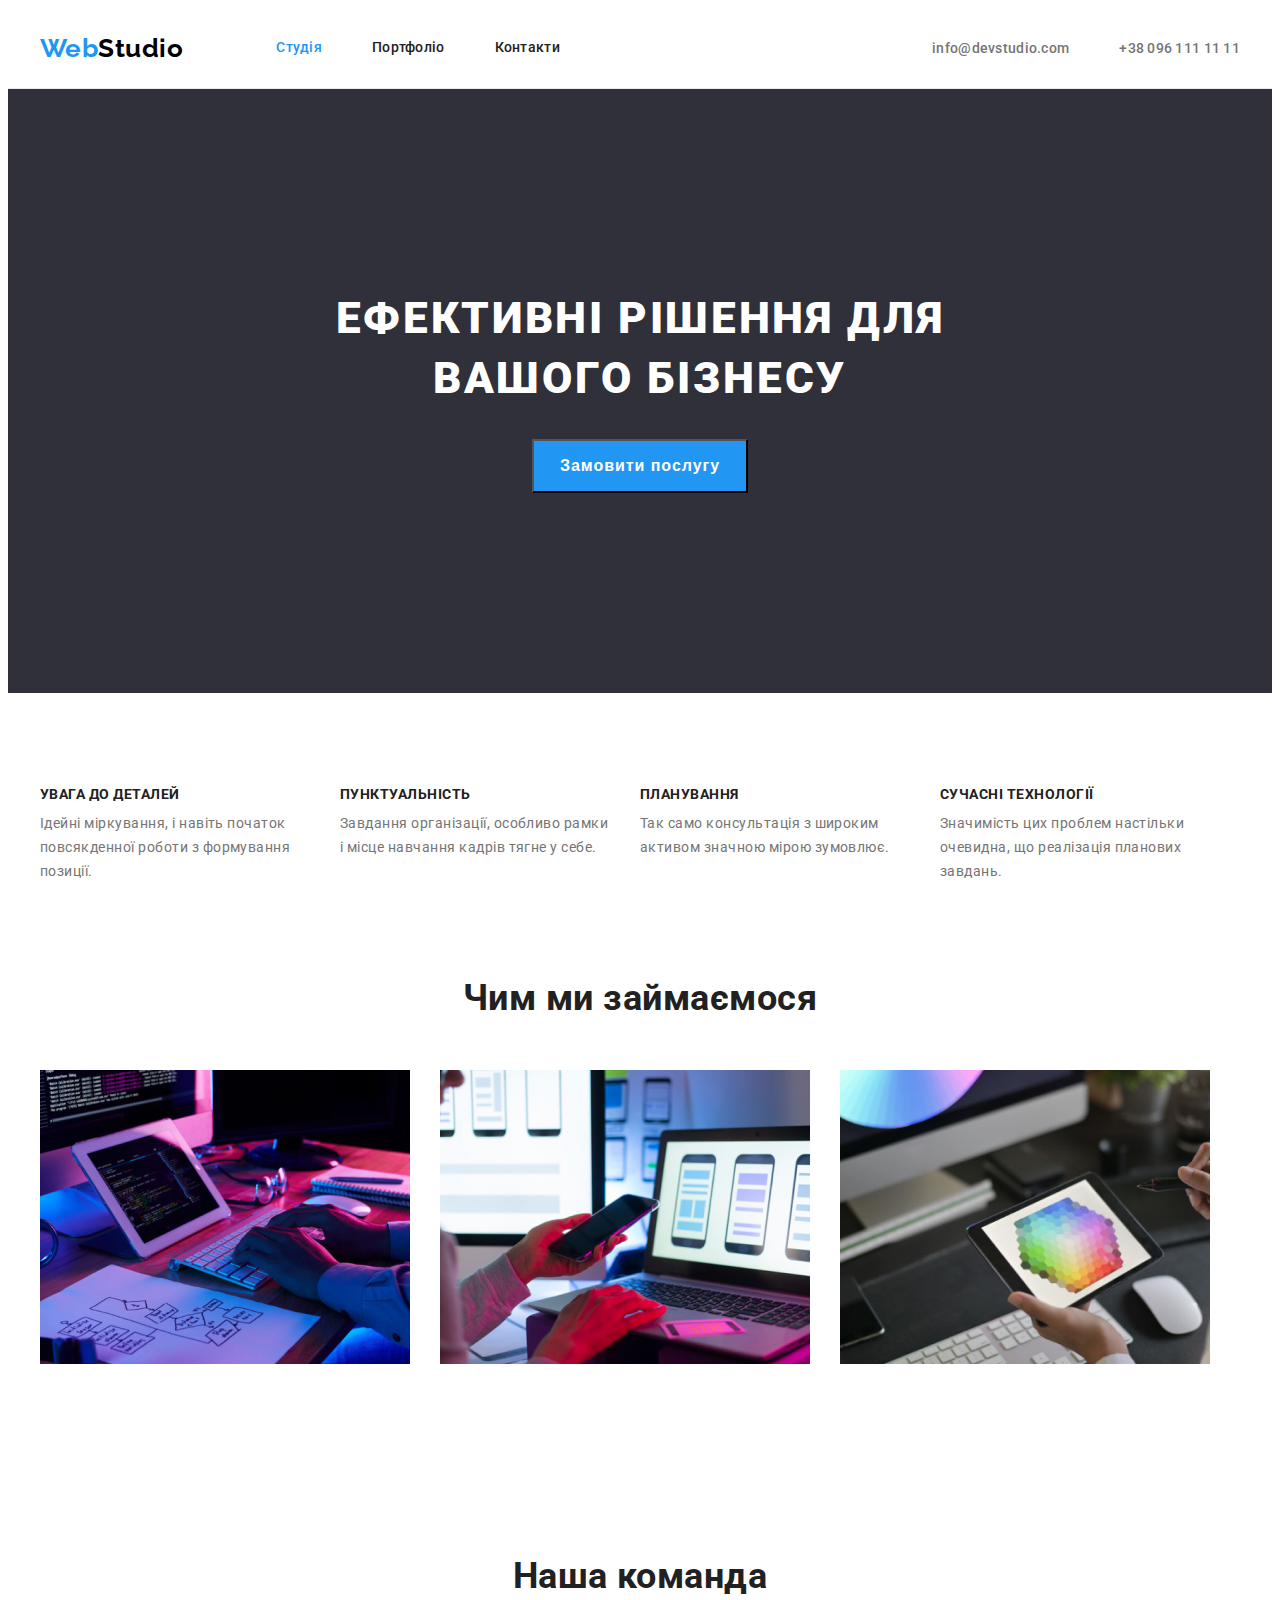
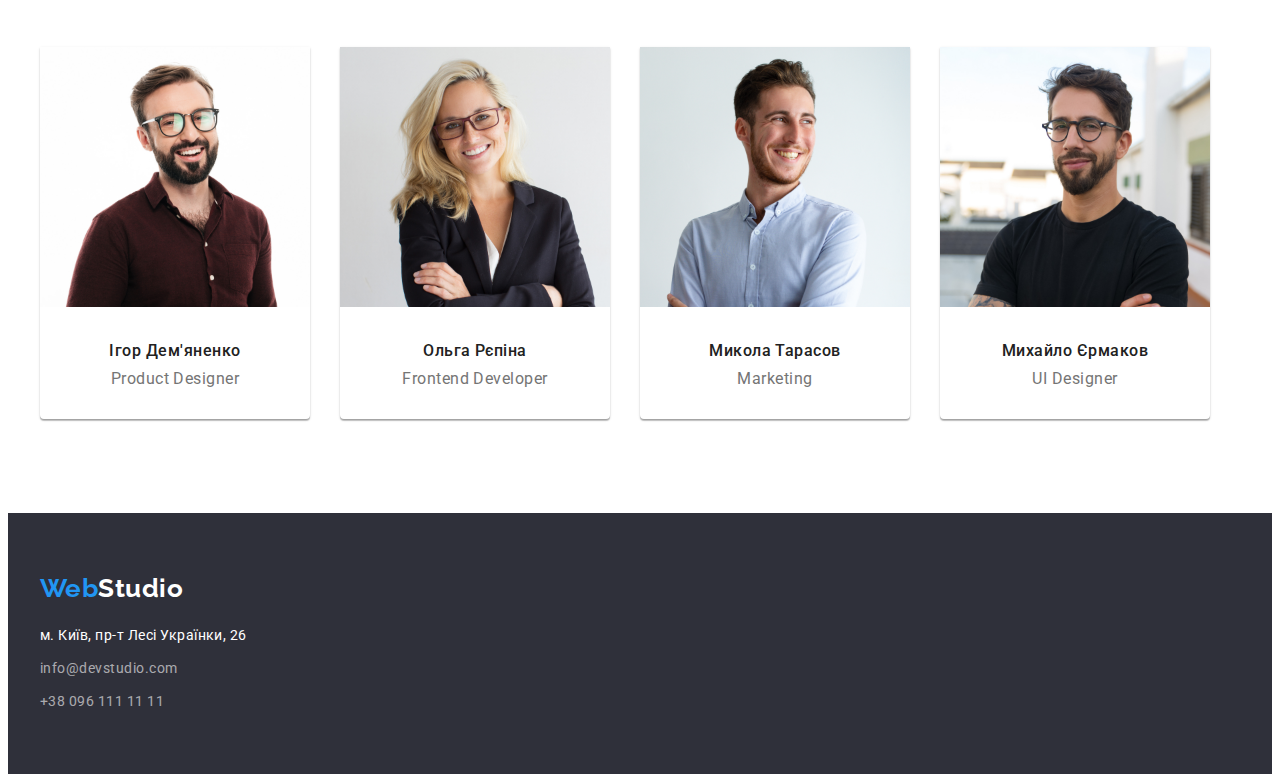
<file: index.html>
<!DOCTYPE html>
<html lang="uk">
  <head>
    <meta charset="UTF-8" />
    <meta http-equiv="X-UA-Compatible" content="IE=edge" />
    <meta name="viewport" content="width=device-width, initial-scale=1.0" />
    <title>Document</title>
    <link
      href="https://fonts.googleapis.com/css2?family=Raleway:wght@700&family=Roboto:wght@400;500;700;900&display=swap"
      rel="stylesheet"
    />
    <link
      rel="stylesheet"
      href="https://cdnjs.cloudflare.com/ajax/libs/modern-normalize/1.1.0/modern-normalize.min.css"
      integrity="sha512-wpPYUAdjBVSE4KJnH1VR1HeZfpl1ub8YT/NKx4PuQ5NmX2tKuGu6U/JRp5y+Y8XG2tV+wKQpNHVUX03MfMFn9Q=="
      crossorigin="anonymous"
      referrerpolicy="no-referrer"
    />
    <link rel="stylesheet" href="./css/styles.css" />
  </head>
  <body>
    <!--Шапка сайта-->
    <header class="page-header">
      <div class="container main-nav">
        <nav class="head-nav">
          <a href="./index.html" class="logo"
            >Web<span class="log">Studio</span></a
          >
          <ul class="site-nav">
            <li class="item">
              <a href="./index.html" class="link curret">Студія</a>
            </li>
            <li class="item">
              <a href="./portfolio.html" class="link">Портфоліо</a>
            </li>
            <li class="item"><a href="" class="link">Контакти</a></li>
          </ul>
        </nav>
        <ul class="auth-nav">
          <li class="item">
            <a href="tel:info@devstudio.com" class="button-primary">
              info@devstudio.com</a
            >
          </li>
          <li class="item">
            <a href="mailto:+380961111111" class="button-secondary">
              +38 096 111 11 11</a
            >
          </li>
        </ul>
      </div>
    </header>
    <main>
      <!--Эффектив-->
      <section class="hero">
        <div class="container">
          <h1 class="hero-title">Ефективні рішення для вашого бізнесу</h1>
          <button type="button" class="button-premium">Замовити послугу</button>
        </div>
      </section>
      <!--Особенности-->
      <section class="section-first">
        <div class="container">
          <!--<h2 class="section-title">Особенности</h2>-->

          <ul class="feature-list">
            <li class="feature-item">
              <h3 class="title">Увага до деталей</h3>
              <p class="feature-text">
                Ідейні міркування, і навіть початок повсякденної роботи з
                формування позиції.
              </p>
            </li>
            <li class="feature-item">
              <h3 class="title">Пунктуальність</h3>
              <p class="feature-text">
                Завдання організації, особливо рамки і місце навчання кадрів
                тягне у себе.
              </p>
            </li>
            <li class="feature-item">
              <h3 class="title">Планування</h3>
              <p class="feature-text">
                Так само консультація з широким активом значною мірою зумовлює.
              </p>
            </li>
            <li class="feature-item">
              <h3 class="title">Сучасні технології</h3>
              <p class="feature-text">
                Значимість цих проблем настільки очевидна, що реалізація
                планових завдань.
              </p>
            </li>
          </ul>
        </div>
      </section>
      <!--Чем мы занимаемся-->
      <section class="section-comand">
        <div class="container">
          <h2 class="work-comand">Чим ми займаємося</h2>
          <ul class="work-list">
            <li class="items">
              <img src="./images/imgd.jpg" alt="печатает" width="370" />
            </li>
            <li class="items">
              <img src="./images/imge.jpg" alt="сканирует" width="370" />
            </li>
            <li class="items">
              <img src="./images/imgf.jpg" alt="выбирает" width="370" />
            </li>
          </ul>
        </div>
      </section>
      <!--Команда-->
      <section class="work">
        <div class="container">
          <h2 class="work-comand">Наша команда</h2>
          <ul class="work-list">
            <li class="item">
              <img src="./images/imgs.jpg" alt="первый" width="270" />
              <div class="work-div">
                <h3 class="title">Ігор Дем'яненко</h3>
                <p class="work-text">Product Designer</p>
              </div>
            </li>
            <li class="item">
              <img src="./images/imga.jpg" alt="второй" width="270" />
              <div class="work-div">
                <h3 class="title">Ольга Рєпіна</h3>
                <p class="work-text">Frontend Developer</p>
              </div>
            </li>
            <li class="item">
              <img src="./images/imgb.jpg" alt="третий" width="270" />
              <div class="work-div">
                <h3 class="title">Микола Тарасов</h3>
                <p class="work-text">Marketing</p>
              </div>
            </li>
            <li class="item">
              <img src="./images/imgc.jpg" alt="четвертый" width="270" />
              <div class="work-div">
                <h3 class="title">Михайло Єрмаков</h3>
                <p class="work-text">UI Designer</p>
              </div>
            </li>
          </ul>
        </div>
      </section>
    </main>
    <!--Футер-->
    <footer class="footer-fons">
      <div class="container">
        <a href="./index.html" class="logo"
          >Web<span class="logos">Studio</span></a
        >
        <address>
          <ul class="adress-list">
            <li class="adress-item">
              <a
                href=""
                target="_blank"
                rel="noopener noreferrer"
                class="adress-map"
              >
                м. Київ, пр-т Лесі Українки, 26
              </a>
            </li>
            <li class="adress-item">
              <a href="tel:info@devstudio.com" class="adress"
                >info@devstudio.com</a
              >
            </li>
            <li class="adress-item">
              <a href="mailto:+380961111111" class="adress"
                >+38 096 111 11 11</a
              >
            </li>
          </ul>
        </address>
      </div>
    </footer>
  </body>
</html>
</file>
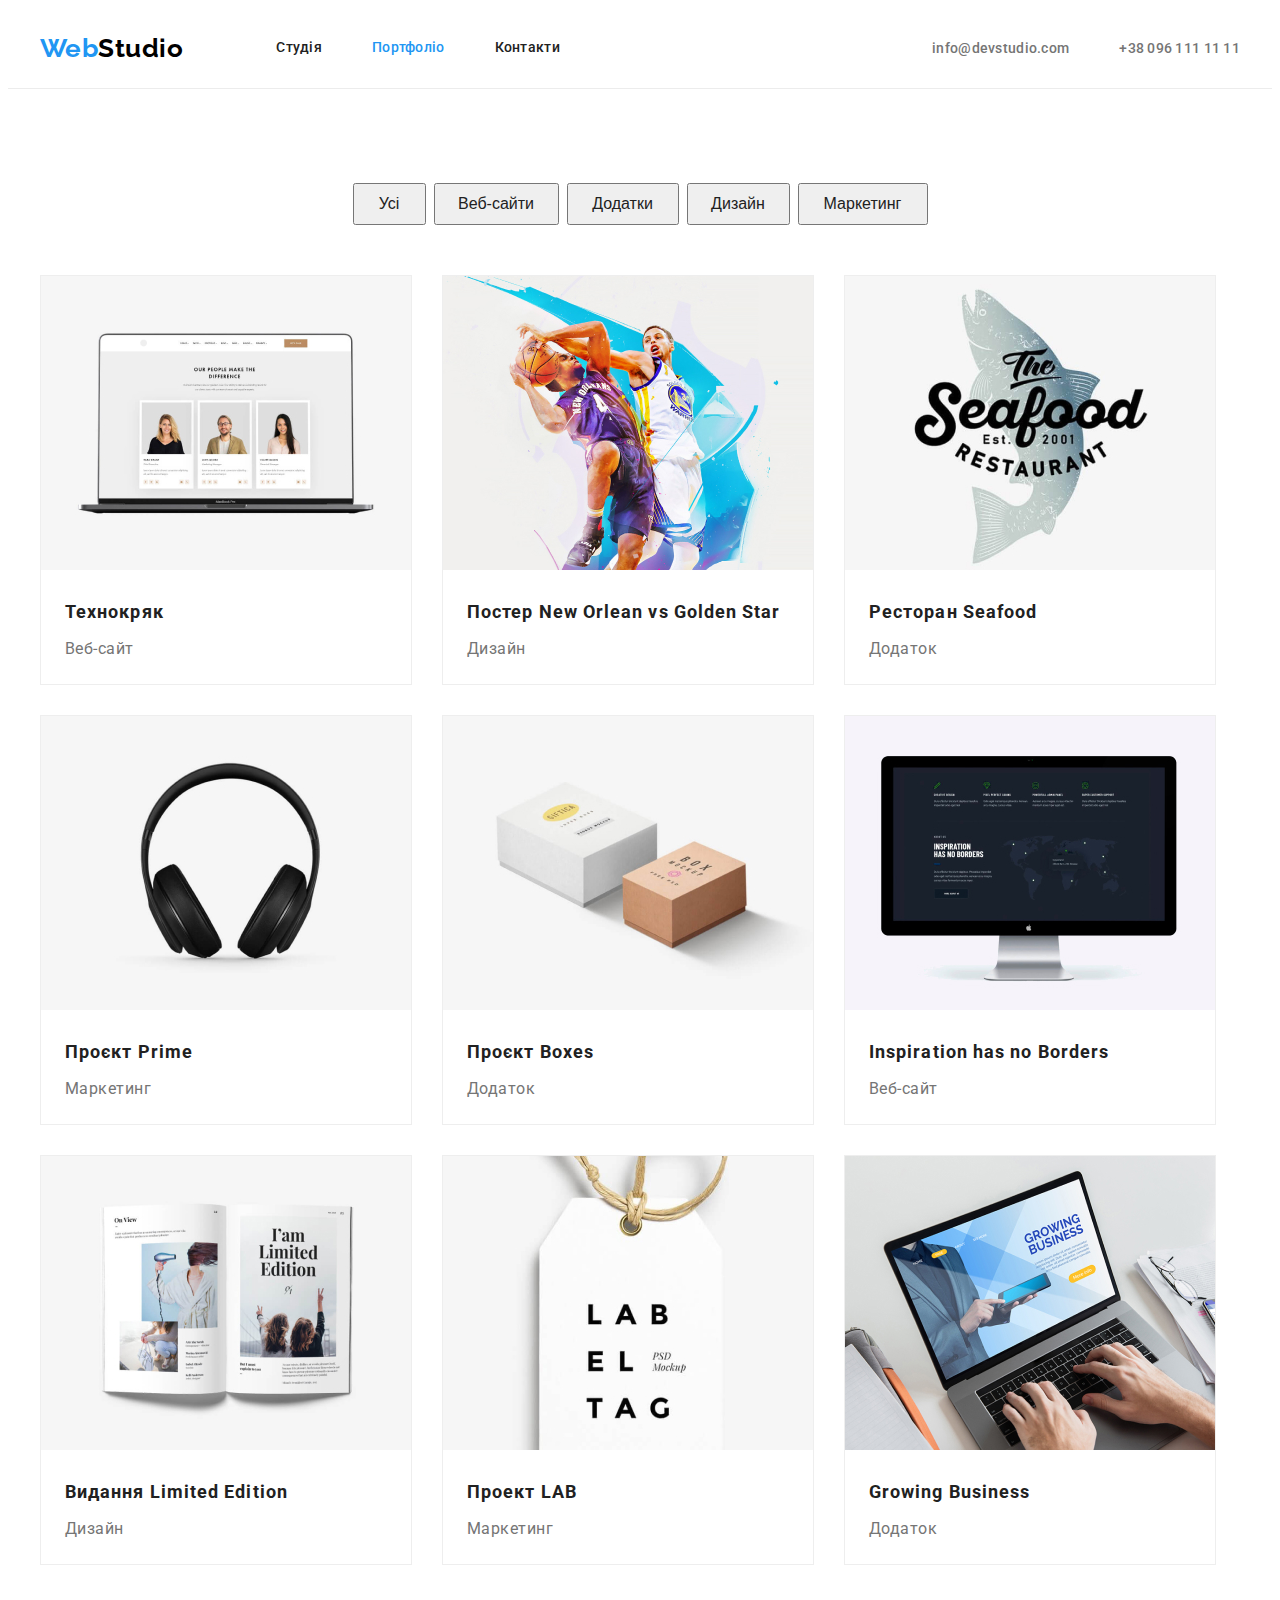
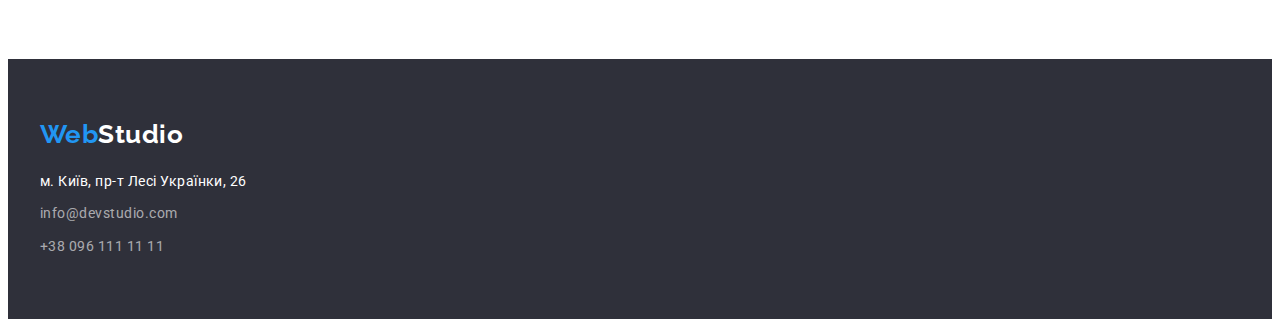
<file: portfolio.html>
<!DOCTYPE html>
<html lang="uk">
  <head>
    <meta charset="UTF-8" />
    <meta http-equiv="X-UA-Compatible" content="IE=edge" />
    <meta name="viewport" content="width=device-width, initial-scale=1.0" />
    <title>Document</title>
    <link
      href="https://fonts.googleapis.com/css2?family=Raleway:wght@700&family=Roboto:wght@400;500;700;900&display=swap"
      rel="stylesheet"
    />
    <link
      rel="stylesheet"
      href="https://cdnjs.cloudflare.com/ajax/libs/modern-normalize/1.1.0/modern-normalize.min.css"
      integrity="sha512-wpPYUAdjBVSE4KJnH1VR1HeZfpl1ub8YT/NKx4PuQ5NmX2tKuGu6U/JRp5y+Y8XG2tV+wKQpNHVUX03MfMFn9Q=="
      crossorigin="anonymous"
      referrerpolicy="no-referrer"
    />
    <link rel="stylesheet" href="./css/styles.css" />
  </head>

  <body>
    <!--Шапка сайта-->
    <header class="page-header">
      <div class="container main-nav">
        <nav class="head-nav">
          <a href="./index.html" class="logo"
            >Web<span class="log">Studio</span>
          </a>
          <ul class="site-nav">
            <li class="item"><a href="./index.html" class="link">Студія</a></li>
            <li class="item">
              <a href="./portfolio.html" class="link curret">Портфоліо</a>
            </li>
            <li class="item"><a href="" class="link">Контакти</a></li>
          </ul>
        </nav>
        <ul class="auth-nav">
          <li class="item">
            <a href="tel:info@devstudio.com" class="button-primary">
              info@devstudio.com</a
            >
          </li>
          <li class="item">
            <a href="mailto:+380961111111" class="button-secondary">
              +38 096 111 11 11</a
            >
          </li>
        </ul>
      </div>
    </header>
    <main>
      <!--Проект-->
      <section class="section-project">
        <div class="container">
          <!--<h1 class="section-our">Наші проєкти</h1>-->
          <ul class="project-cursor">
            <li class="item-cursor">
              <button type="button" class="cursor i">Усі</button>
            </li>
            <li class="item-cursor">
              <button type="button" class="cursor t">Веб-сайти</button>
            </li>
            <li class="item-cursor">
              <button type="button" class="cursor e">Додатки</button>
            </li>
            <li class="item-cursor">
              <button type="button" class="cursor a">Дизайн</button>
            </li>
            <li class="item-cursor">
              <button type="button" class="cursor m">Маркетинг</button>
            </li>
          </ul>
          <ul class="project-work">
            <li class="flex-item">
              <a href="" class="project-link">
                <img src="./images/imgq.jpg" alt="сайт" width="370" />
                <div class="project-div">
                  <h2 class="project">Технокряк</h2>
                  <p class="project-text">Веб-сайт</p>
                </div>
              </a>
            </li>
            <li class="flex-item">
              <a href="" class="project-link">
                <img src="./images/imgw.jpg" alt="дизайн" width="370" />
                <div class="project-div">
                  <h2 class="project">Постер New Orlean vs Golden Star</h2>
                  <p class="project-text">Дизайн</p>
                </div>
              </a>
            </li>
            <li class="flex-item">
              <a href="" class="project-link">
                <img src="./images/imgp.jpg" alt="додаток" width="370" />
                <div class="project-div">
                  <h2 class="project">Ресторан Seafood</h2>
                  <p class="project-text">Додаток</p>
                </div>
              </a>
            </li>
            <li class="flex-item">
              <a href="" class="project-link">
                <img src="./images/imgr.jpg" alt="маркетинг" width="370" />
                <div class="project-div">
                  <h2 class="project">Проєкт Prime</h2>
                  <p class="project-text">Маркетинг</p>
                </div>
              </a>
            </li>
            <li class="flex-item">
              <a href="" class="project-link">
                <img src="./images/imgt.jpg" alt="проєтк" width="370" />
                <div class="project-div">
                  <h2 class="project">Проєкт Boxes</h2>
                  <p class="project-text">Додаток</p>
                </div>
              </a>
            </li>
            <li class="flex-item">
              <a href="" class="project-link">
                <img src="./images/imgy.jpg" alt="веб-сайт" width="370" />
                <div class="project-div">
                  <h2 class="project">Inspiration has no Borders</h2>
                  <p class="project-text">Веб-сайт</p>
                </div>
              </a>
            </li>
            <li class="flex-item">
              <a href="" class="project-link">
                <img src="./images/imgu.jpg" alt="видання" width="370" />
                <div class="project-div">
                  <h2 class="project">Видання Limited Edition</h2>
                  <p class="project-text">Дизайн</p>
                </div>
              </a>
            </li>
            <li class="flex-item">
              <a href="" class="project-link">
                <img src="./images/imgi.jpg" alt="проект" width="370" />
                <div class="project-div">
                  <h2 class="project">Проект LAB</h2>
                  <p class="project-text">Маркетинг</p>
                </div>
              </a>
            </li>
            <li class="flex-item">
              <a href="" class="project-link">
                <img src="./images/imgo.jpg" alt="бізнес додаток" width="370" />
                <div class="project-div">
                  <h2 class="project">Growing Business</h2>
                  <p class="project-text">Додаток</p>
                </div>
              </a>
            </li>
          </ul>
        </div>
      </section>
    </main>
    <!--Футер-->
    <footer class="footer-fons">
      <div class="container">
        <a href="./index.html" class="logo"
          >Web<span class="logos">Studio</span></a
        >
        <address>
          <ul class="adress-list">
            <li class="adress-item">
              <a
                href=""
                target="_blank"
                rel="noopener noreferrer"
                class="adress-map"
              >
                м. Київ, пр-т Лесі Українки, 26
              </a>
            </li>
            <li class="adress-item">
              <a href="tel:info@devstudio.com" class="adress"
                >info@devstudio.com</a
              >
            </li>
            <li class="adress-item">
              <a href="mailto:+380961111111" class="adress"
                >+38 096 111 11 11</a
              >
            </li>
          </ul>
        </address>
      </div>
    </footer>
  </body>
</html>
</file>
<file: css/styles.css>
/* цвет основгого текса #757575 */
/* второй цвет #212121 */
/* белый #FFFFFF */
/* акцент #2196F3 */
/* цвет фона #E5E5E5 */
/* второй цвет фона #2F303A */
/* третий цвет фона #F5F4FA */
:root {
  --primary-text-color: #757575;
  --title-text-color: #212121;
  --accent-color: #2196f3;
  --primary-bg-color: #e5e5e5;
}
body {
  
  color: var(--primary-text-color);
  font-family: Roboto, sans-serif;
  letter-spacing: 0.03em;
}

ul {
  list-style: none;
  margin: 0;
  padding: 0;
}



.container {
  width: 1200px;
margin: 0 auto;
padding: 0 15px;
}

/*page-header*/
.page-header {
  background-color: #ffffff;
    border-bottom: 1px solid #ECECEC;
}

/*main-nav*/
.container.main-nav {
  display: flex;
  align-items: center;

}
.head-nav {
  display: flex;
  align-items: center;
}

.logo {
  font-family: Raleway, cursive;
  font-weight: 700;
  font-size: 26px;
  line-height: 1.19;
  text-decoration: none;
  color: var(--accent-color);
}
.log {
  font-family: Raleway, cursive;
  font-weight: 700;
  font-size: 26px;
  line-height: 1.19;
  text-decoration: none;
  color: #000000;
}
.logos {
  font-family: Raleway, cursive;
  font-weight: 700;
  font-size: 26px;
  line-height: 1.19;
  color: #ffffff;
}
/* site nav*/
.site-nav {
  display: flex;
  margin-left: 93px;
}

.site-nav .item:not(:last-child) {
  margin-right: 50px;
}

.site-nav .link {
  padding-top: 32px;
  padding-bottom: 32px;
  display: block;
  font-weight: 500;
  font-size: 14px;
  line-height: 1.14;
  letter-spacing: 0.02em;
  text-decoration: none;
  color: var(--title-text-color);
}
.site-nav .link:hover,
.site-nav .link:focus {
  color: var(--accent-color);
}
.link.curret {
  color: var(--accent-color);
  text-decoration: none;
}

.auth-nav {
  display: flex;
  margin-left: auto;
}
.auth-nav .item + .item {
  margin-left: 50px;
}

/* effect*/
.hero { 
  padding-top: 200px;
  padding-bottom: 200px;
  text-align: center;
  background-color: #2f303a;
}
.hero-title,
.section-our { max-width: 696px;
  margin: 0 auto;
  font-weight: 900;
  font-size: 44px;
  line-height: 1.36;
  text-align: center;
  letter-spacing: 0.06em;
  text-transform: uppercase;
  color: #ffffff;
}

/*section*/
.section-first { 
  padding-top: 94px;
  padding-bottom: 94px;
}
.section-title {
  margin-top: 0;
  margin-bottom: 0;
  font-weight: 700;
  font-size: 36px;
  line-height: 1.16;
  text-align: center;
  opacity: 0;
  color: var(--title-text-color);
}
/*feature*/
.feature-list {
  display: flex;
  flex-wrap: wrap;
  gap: 30px;
}
.feature-item{
  width: 270px;
}
.feature-list .title {
  margin-top: 0;
  margin-bottom: 10px;
  font-weight: 700;
  font-size: 14px;
  line-height: 1.14;
  text-transform: uppercase;
  color: var(--title-text-color);
}
.feature-text {
  margin-top: 0;
  margin-bottom: 0;
  font-weight: 400;
  font-size: 14px;
  line-height: 1.7;
}
/*work*/
.section-comand{
  padding-bottom: 94px;
}

.work-comand {
  margin-top: 0;
  margin-bottom: 50px;
  font-weight: 700;
  font-size: 36px;
  line-height: 1.16;
  text-align: center;
  color: var(--title-text-color);
}
.work {
  padding-top: 94px;
  padding-bottom: 94px;
}


.work-list {
  display: flex;
  flex-wrap: wrap;
  margin-right: -30px;
}
.items {
  width: 370px;
  margin-right: 30px;
}
.work-list .item {
  margin-right: 30px;
  box-shadow: 0px 1px 3px rgba(0, 0, 0, 0.12), 0px 1px 1px rgba(0, 0, 0, 0.14),
    0px 2px 1px rgba(0, 0, 0, 0.2);
  border-radius: 0px 0px 4px 4px;
  background-color: #ffffff;
}
.work-list .title {
  margin-top: 0;
  margin-bottom: 10px;
  font-weight: 500;
  font-size: 16px;
  line-height: 1.19;
  text-align: center;
  color: var(--title-text-color);
}
.work-text {
  margin-top: 0;
  margin-bottom: 0;
  font-weight: 400;
  font-size: 16px;
  line-height: 1.18;
  text-align: center;
}
.work-div{
  padding-top: 30px;
  padding-bottom: 30px;
}

/*button*/
.button {
  color: var(--primary-text-color);
}
.button-primary {
  font-weight: 500;
  font-size: 14px;
  line-height: 1.14;
  letter-spacing: 0.02em;
  text-decoration: none;
  color: var(--primary-text-color);
}
.button-secondary {
  font-weight: 500;
  font-size: 14px;
  line-height: 1.14;
  letter-spacing: 0.02em;
  text-decoration: none;
  color: var(--primary-text-color);
}
.button-primary:hover,
.button-primary:focus {
  color: var(--accent-color);
}
.button-secondary:hover,
.button-secondary:focus {
  color: var(--accent-color);
}
.button-premium { padding-top: 10px;
  padding-bottom: 10px;
  margin-top: 30px;
  width: 216px;
  font-weight: 700;
  font-size: 16px;
  line-height: 1.87;
  align-items: center;
  text-align: center;
  letter-spacing: 0.06em;
  color: #ffffff;
  background-color: var(--accent-color);
}

/*project*/
.section-project{
  padding-top: 94px;
  padding-bottom: 94px;
}
.project-cursor {
  margin-top: 0;
  margin-bottom: 50px;
  align-items: center;
  justify-content: center;
  display: flex;
  flex-wrap: wrap;
}
.item-cursor{
  margin-right: 8px;
}
.item-cursor:last-child{
  margin: 0;
}
.cursor { padding: 6px 22px;
  cursor: pointer;
  font-weight: 500;
  font-size: 16px;
  line-height: 1.62;
  color: var(--title-text-color);
}
.cursor.i {
  width: 73px;
}

.cursor.t {
  width: 125px;
}
.cursor.e {
  width: 112px;
}
.cursor.a {
  width: 103px;
}
.cursor.m {
  width: 130px;
}
.project-cursor .cursor:hover,
.project-cursor .cursor:focus {
  color: #ffffff;
  background-color: var(--accent-color);
}
.project-link {
  text-decoration: none;
}
.project-work .project {
  margin-top: 0;
  margin-bottom: 4px;
  font-weight: 700;
  font-size: 18px;
  line-height: 2;
  letter-spacing: 0.06em;
  text-decoration: none;
  color: var(--title-text-color);
}
.project-work { 
  display: flex;
  flex-wrap: wrap;
  margin: -15px;
  
}

.flex-item {
border: 1px solid #eeeeee;
  background-color: #ffffff;
  width: 370px;
  margin: 15px;
}
.project-text {
  margin-top: 0;
  margin-bottom: 0;
  font-weight: 400;
  font-size: 16px;
  line-height: 1.87;
  text-decoration: none;
  color: var(--primary-text-color);
}
.project-div{
  padding: 20px 24px ;

}
/**footer*/
.footer-fons {
  margin-top: 0;
  margin-bottom: 0;
  padding-top: 60px;
  padding-bottom: 60px;
  background-color: #2f303a;
}

.adress-list {
  margin-top: 20px;
 
}
.adress-map {
  
  font-weight: 400;
  font-size: 14px;
  line-height: 1.71;
  text-decoration: none;
  font-style: normal;
  color: #ffffff;
}

.adress {
 
  font-weight: 400;
  font-size: 14px;
  line-height: 1.71;
  text-decoration: none;
  font-style: normal;
  color: rgba(255, 255, 255, 0.6);
}
.adress-map:hover,
.adress-map:focus {
  color: var(--accent-color);
}
.adress:hover,
.adress:focus {
  color: var(--accent-color);
}
.adress-item {
  margin-bottom: 9px;
}
.adress-item:last-child{
  margin: 0;
}
</file>
